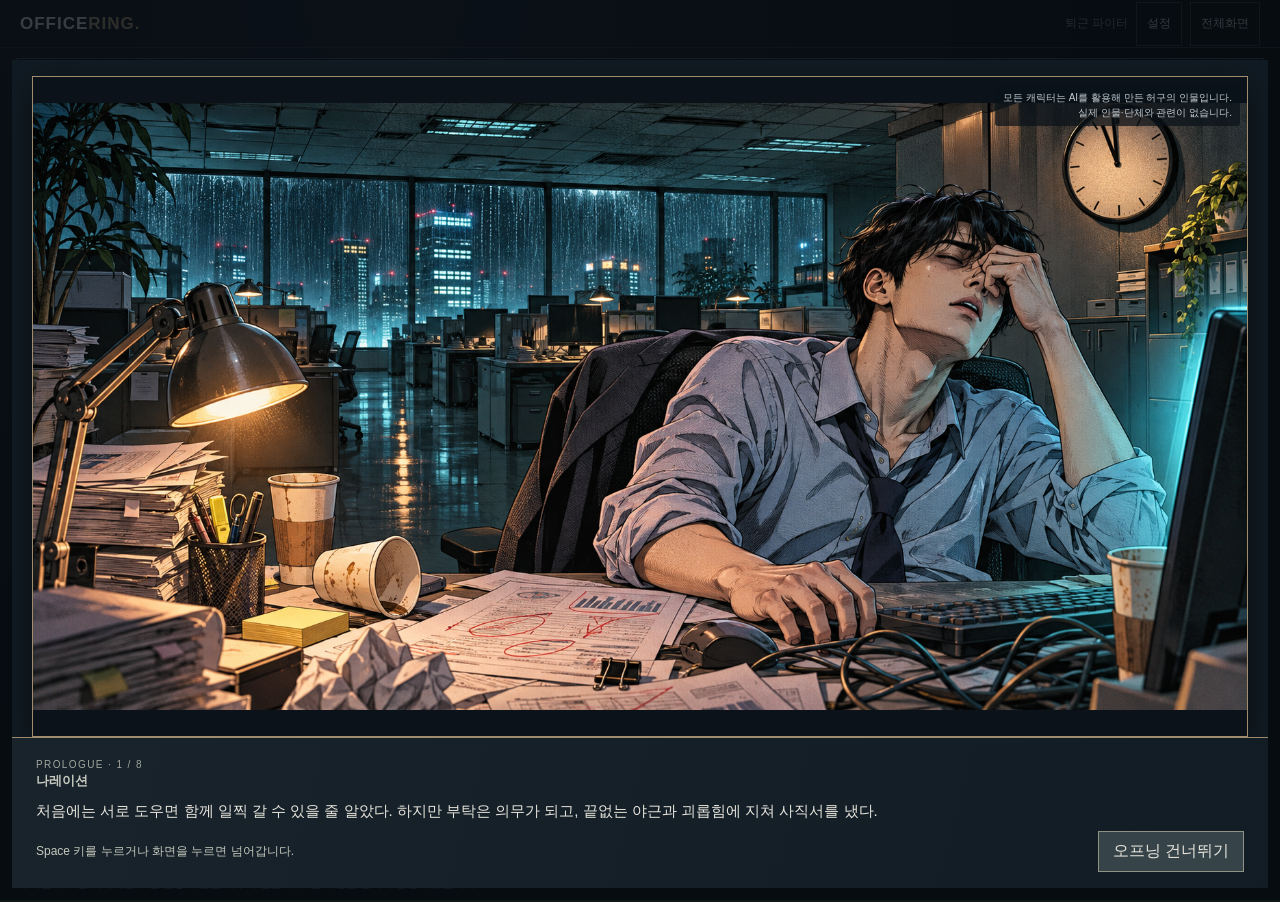
<file: index.html>
<!doctype html><html lang="ko"><meta charset="utf-8"><meta name="viewport" content="width=device-width,initial-scale=1"><title>퇴근 파이터 — OFFICE RING</title><link rel="stylesheet" href="style.css"><body><header><a href="./">OFFICE<span>RING.</span></a><span>퇴근 파이터</span><button id="motion">움직임: 기본</button><button id="sound">SOUND ON</button><button id="settingsOpen">설정</button><button id="fullscreen">전체화면</button></header><main><div class="layout"><section class="arena"><div id="comicBackdrop" hidden aria-hidden="true"></div><p id="seriesProgress" hidden></p><div class="hud"><div><small>YOU / 나</small><b id="hpText">10 / 10</b><progress hidden id="hp" max="10" value="10"></progress><div id="hpSegments" class="healthSegments" role="meter" aria-label="플레이어 체력" aria-valuemin="0" aria-valuemax="10" aria-valuenow="10"></div></div><strong id="clock">90</strong><div class="enemyhp"><small id="name">야근왕 김부장</small><b id="epText">10 / 10</b><progress hidden id="ep" max="10" value="10"></progress><div id="epSegments" class="healthSegments" role="meter" aria-label="상대 체력" aria-valuemin="0" aria-valuemax="10" aria-valuenow="10"></div></div></div><canvas tabindex="0" id="game" width="1000" height="590" aria-label="정면 권투 게임. J K L, A S D 펀치, 좌우 방향키 위빙, 아래 방향키 숙이기, Space 시작"></canvas><section id="openingScene" tabindex="0" hidden aria-label="만화 오프닝"><div id="comicArt"></div><p class="fictionNotice"><span>모든 캐릭터는 AI를 활용해 만든 허구의 인물입니다.</span><span>실제 인물·단체와 관련이 없습니다.</span></p><div class="comicCaption"><small id="comicCount"></small><h2 id="comicTitle"></h2><p id="comicText"></p><div><span id="comicHint">Space 키를 누르거나 화면을 누르면 넘어갑니다.</span><button id="comicSkip">오프닝 건너뛰기</button></div></div></section><section id="dialogueScene" tabindex="0" hidden aria-label="전투 전 대화"><div id="storyComic" hidden><img id="storyComicImage" alt="" decoding="async"></div><div class="sceneCaption"><span id="dialogueCount"></span></div><div class="storyDossier"><canvas id="storyPortrait" width="180" height="180" aria-label="현재 상대의 전투 모델 초상"></canvas><div><small>PERSONNEL FILE</small><b id="storyName"></b><p id="storyAppearance"></p></div></div><p class="fictionNotice"><span>모든 캐릭터는 AI를 활용해 만든 허구의 인물입니다.</span><span>실제 인물·단체와 관련이 없습니다.</span></p><div class="dialogueBox"><small id="storyChapter"></small><span id="dialogueSpeaker"></span><p id="dialogueText" aria-live="polite"></p><div class="dialogueActions"><small>Space 키를 누르거나 화면을 누르면 넘어갑니다.</small><button id="dialogueSkip">건너뛰기</button></div></div></section><div id="overlay"><small>ROUND 01 · AFTER HOURS</small><h2 id="title">오늘은 참지 마세요.</h2><p id="desc">펀치로 받아치고, 피한 뒤 카운터!</p><div id="resultMeta" hidden></div><div id="results" hidden></div><p id="resultScore" hidden></p><button id="start">대화 시작 <span>SPACE</span></button><div id="pauseMenu" hidden><p>J/K/L · A/S/D 좌중우 공격<br>←/→ 좌우 위빙<br>↓ 숙이기<br>숙여서 J/L 복부 · K 어퍼컷<br>Esc 계속하기 · F 집중 모드</p><div class="pauseActions"><button id="pauseSound">소리 끄기</button><button id="pauseMotion">움직임 줄이기</button><button id="pauseRestart">현재 상대 다시 시작</button><button id="pauseExit">상대 선택으로 나가기</button></div></div></div><div class="arenafooter"><button id="skipTraining" hidden>연습 건너뛰기</button><span><i></i> <span id="status">READY TO FIGHT</span></span><span id="contextHint">J / K / L 펀치 · ↓ 숙이기</span><button id="focus" aria-pressed="false">집중 모드 F</button><button id="pause">일시정지 ESC</button></div></section><dialog id="settingsDialog" aria-labelledby="settingsTitle"><div class="settingsHeading"><h2 id="settingsTitle">설정</h2><button id="settingsClose">닫기 · Esc</button></div><p id="saveStatus" role="status"></p><button id="careerResume">승급전 이어하기</button><aside><div class="mode"><label for="playMode">플레이 방식</label><select id="playMode"><option value="single">한 명 골라서 한 판</option><option value="series" selected>회사 접수 · 100라운드 승급전</option></select></div><small>CHOOSE YOUR OPPONENT</small><h2>오늘의 상대</h2><div id="opponentList"></div><p id="opponentHint" class="opponent-hint">묵직한 한 방 · 크게 준비할 때 방향을 보세요</p><div class="difficulty"><label for="difficulty">난이도</label><select id="difficulty"><option value="easy">입문 · 넓은 방어 판정</option><option value="normal">한 판 승부 · 후반 패턴 변형</option><option value="hard">도전 · 자동 조합 패턴</option></select><small>라운드 시작 전에 선택하세요</small></div><label class="training"><input id="training" type="checkbox" checked> 선임에게 배우는 시작 연습 (건너뛰기 가능)</label><div class="guide"><small>HOW TO FIGHT</small><h3>때리고, 움직이고, 피하자.</h3><p><kbd>A</kbd><kbd>S</kbd><kbd>D</kbd><span>왼쪽 / 가운데 / 오른쪽 공격 · J/K/L도 동일</span></p><p><kbd>↓</kbd><span>누르고 있는 동안 숙이기 · ←/→ 좌우 위빙</span></p><p class="mirror">↓+A/D (J/L) → 좌우 복부 공격<br>↓+S (K) → 어퍼컷</p><div class="tip">상대 주먹이 오는 위치로 펀치를 내면<br>글러브가 부딪혀 공격을 받아칩니다.<br><strong>타이밍에 맞춰 피한 뒤 적중하면 카운터.</strong></div><p class="mirror">J/K/L과 A/S/D는 언제나 공격입니다.<br>Space 시작·다음·대화 · Esc 일시정지 · F 집중 모드</p></div></aside></dialog></div><footer><span>J/K/L 공격 · ↓ 숙이기 · Esc 메뉴 · <a href="assets/human/CREDITS.html" target="_blank" rel="noopener">3D 자산 출처</a> · <a href="legal.html" target="_blank" rel="noopener">이용·권리 안내</a></span><span>최고 점수 <b id="best">0</b> &nbsp; / &nbsp; 현재 점수 <b id="score">0</b></span><span class="fictionNotice">이 게임의 모든 캐릭터는 AI를 활용해 만든 허구의 인물이며, 실제 인물·단체와 관련이 없습니다.</span></footer></main><script src="opponents.js"></script><script src="stories.js"></script><script>document.querySelector("#opponentList").innerHTML=opponents.map((o,i)=>'<button class="pick'+(i===0?' selected':'')+'" data-n="'+i+'"><span class="avatar">'+String(i+1).padStart(2,"0")+'</span><span><b>'+o.name+'</b><small>'+o.intro+'</small></span></button>').join("");</script><script src="realism.js"></script><script src="gloves-volume.js"></script><script src="details.js"></script><script src="movement.js"></script><script src="tactics.js"></script><script src="human3d.js"></script><script src="coach2d.js"></script><script src="fighters2d.js"></script><script src="game.js"></script><script src="session.js"></script><script src="series.js"></script><script src="view.js"></script><script src="dialogue.js"></script><script src="progression.js"></script><script src="settings-panels.js"></script><script src="mobile.js"></script></body></html>
</file>
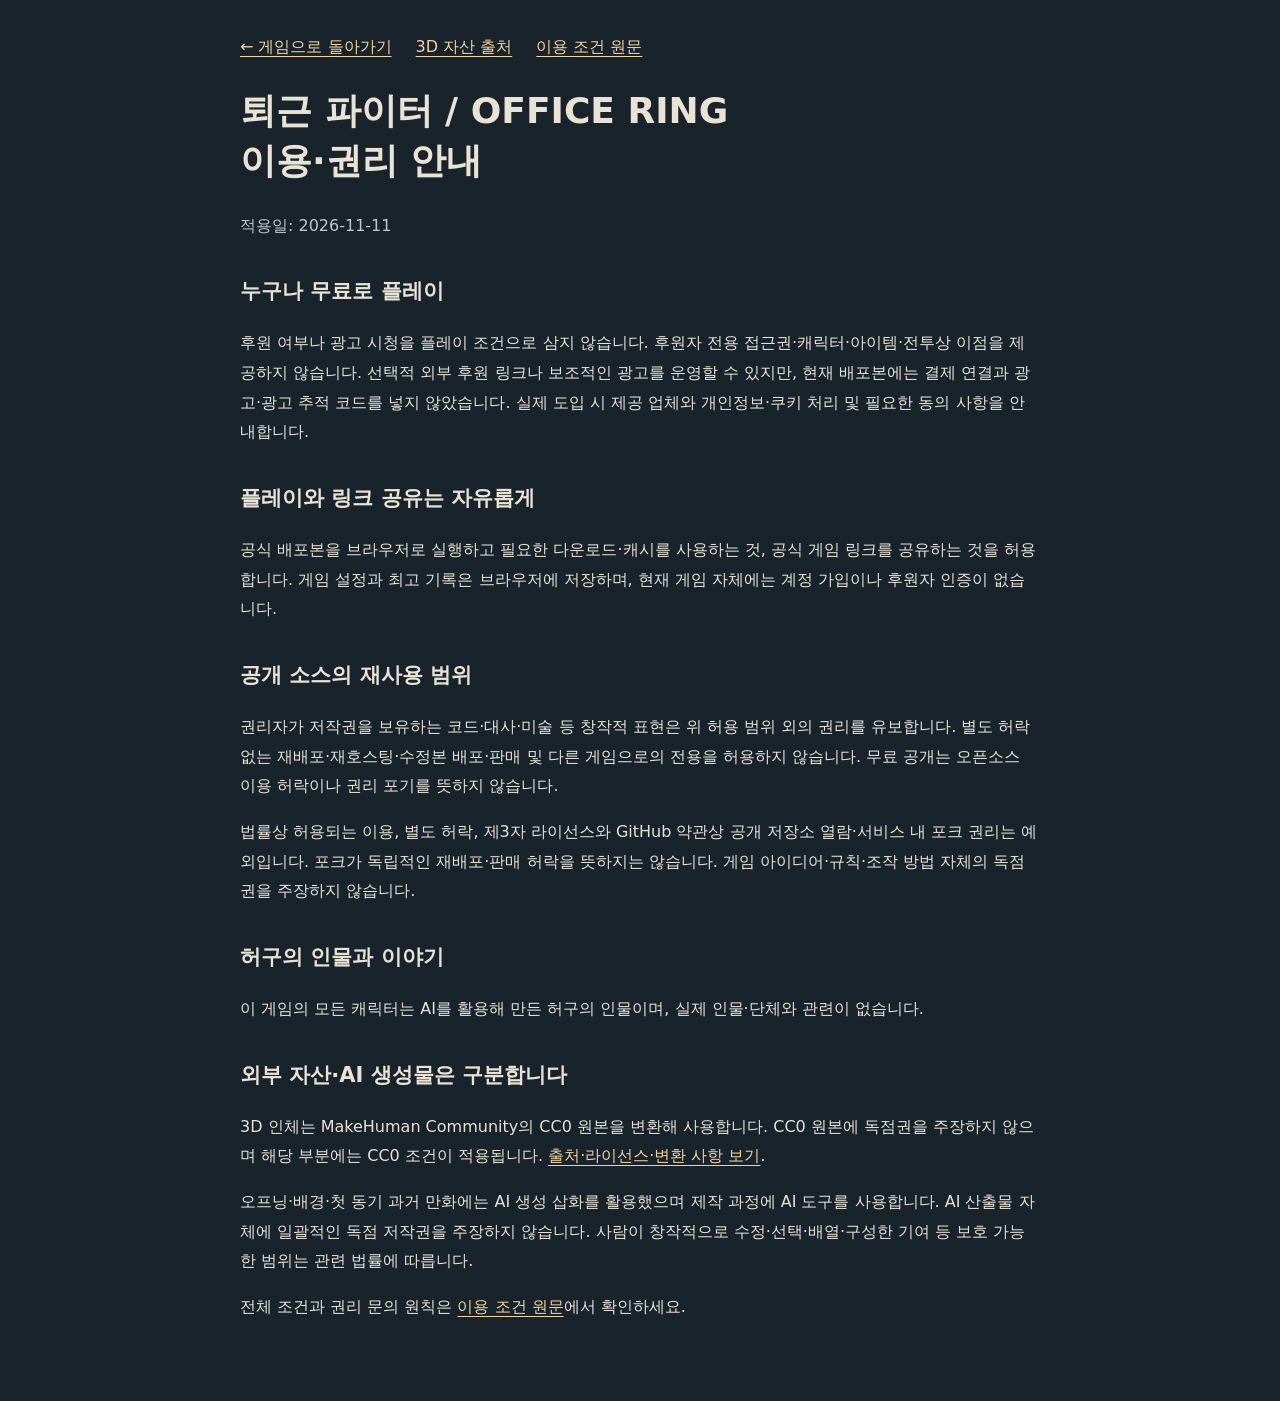
<file: legal.html>
<!doctype html>
<html lang="ko">
<head>
<meta charset="utf-8">
<meta name="viewport" content="width=device-width,initial-scale=1">
<title>이용·권리 안내 — OFFICE RING</title>
<style>
body{margin:0;background:#18232c;color:#e9e3d4;font:16px/1.85 system-ui,sans-serif}main{max-width:800px;margin:auto;padding:32px 22px 64px}h1{font-size:clamp(25px,5vw,36px);line-height:1.4}h2{font-size:21px;margin-top:32px}a{color:#f3d49c;text-underline-offset:4px}a:focus-visible{outline:3px solid #f3d49c;outline-offset:4px}.date{color:#bcc9cc}li{margin:8px 0}nav{display:flex;gap:24px;flex-wrap:wrap}
</style>
</head>
<body><main>
<nav aria-label="안내 메뉴"><a href="./">← 게임으로 돌아가기</a><a href="assets/human/CREDITS.html">3D 자산 출처</a><a href="TERMS.md">이용 조건 원문</a></nav>
<h1>퇴근 파이터 / OFFICE RING<br>이용·권리 안내</h1>
<p class="date">적용일: 2026-11-11</p>
<h2>누구나 무료로 플레이</h2>
<p>후원 여부나 광고 시청을 플레이 조건으로 삼지 않습니다. 후원자 전용 접근권·캐릭터·아이템·전투상 이점을 제공하지 않습니다. 선택적 외부 후원 링크나 보조적인 광고를 운영할 수 있지만, 현재 배포본에는 결제 연결과 광고·광고 추적 코드를 넣지 않았습니다. 실제 도입 시 제공 업체와 개인정보·쿠키 처리 및 필요한 동의 사항을 안내합니다.</p>
<h2>플레이와 링크 공유는 자유롭게</h2>
<p>공식 배포본을 브라우저로 실행하고 필요한 다운로드·캐시를 사용하는 것, 공식 게임 링크를 공유하는 것을 허용합니다. 게임 설정과 최고 기록은 브라우저에 저장하며, 현재 게임 자체에는 계정 가입이나 후원자 인증이 없습니다.</p>
<h2>공개 소스의 재사용 범위</h2>
<p>권리자가 저작권을 보유하는 코드·대사·미술 등 창작적 표현은 위 허용 범위 외의 권리를 유보합니다. 별도 허락 없는 재배포·재호스팅·수정본 배포·판매 및 다른 게임으로의 전용을 허용하지 않습니다. 무료 공개는 오픈소스 이용 허락이나 권리 포기를 뜻하지 않습니다.</p>
<p>법률상 허용되는 이용, 별도 허락, 제3자 라이선스와 GitHub 약관상 공개 저장소 열람·서비스 내 포크 권리는 예외입니다. 포크가 독립적인 재배포·판매 허락을 뜻하지는 않습니다. 게임 아이디어·규칙·조작 방법 자체의 독점권을 주장하지 않습니다.</p>
<h2>허구의 인물과 이야기</h2><p>이 게임의 모든 캐릭터는 AI를 활용해 만든 허구의 인물이며, 실제 인물·단체와 관련이 없습니다.</p>
<h2>외부 자산·AI 생성물은 구분합니다</h2>
<p>3D 인체는 MakeHuman Community의 CC0 원본을 변환해 사용합니다. CC0 원본에 독점권을 주장하지 않으며 해당 부분에는 CC0 조건이 적용됩니다. <a href="assets/human/CREDITS.html">출처·라이선스·변환 사항 보기</a>.</p>
<p>오프닝·배경·첫 동기 과거 만화에는 AI 생성 삽화를 활용했으며 제작 과정에 AI 도구를 사용합니다. AI 산출물 자체에 일괄적인 독점 저작권을 주장하지 않습니다. 사람이 창작적으로 수정·선택·배열·구성한 기여 등 보호 가능한 범위는 관련 법률에 따릅니다.</p>
<p>전체 조건과 권리 문의 원칙은 <a href="TERMS.md">이용 조건 원문</a>에서 확인하세요.</p>
</main></body></html>
</file>
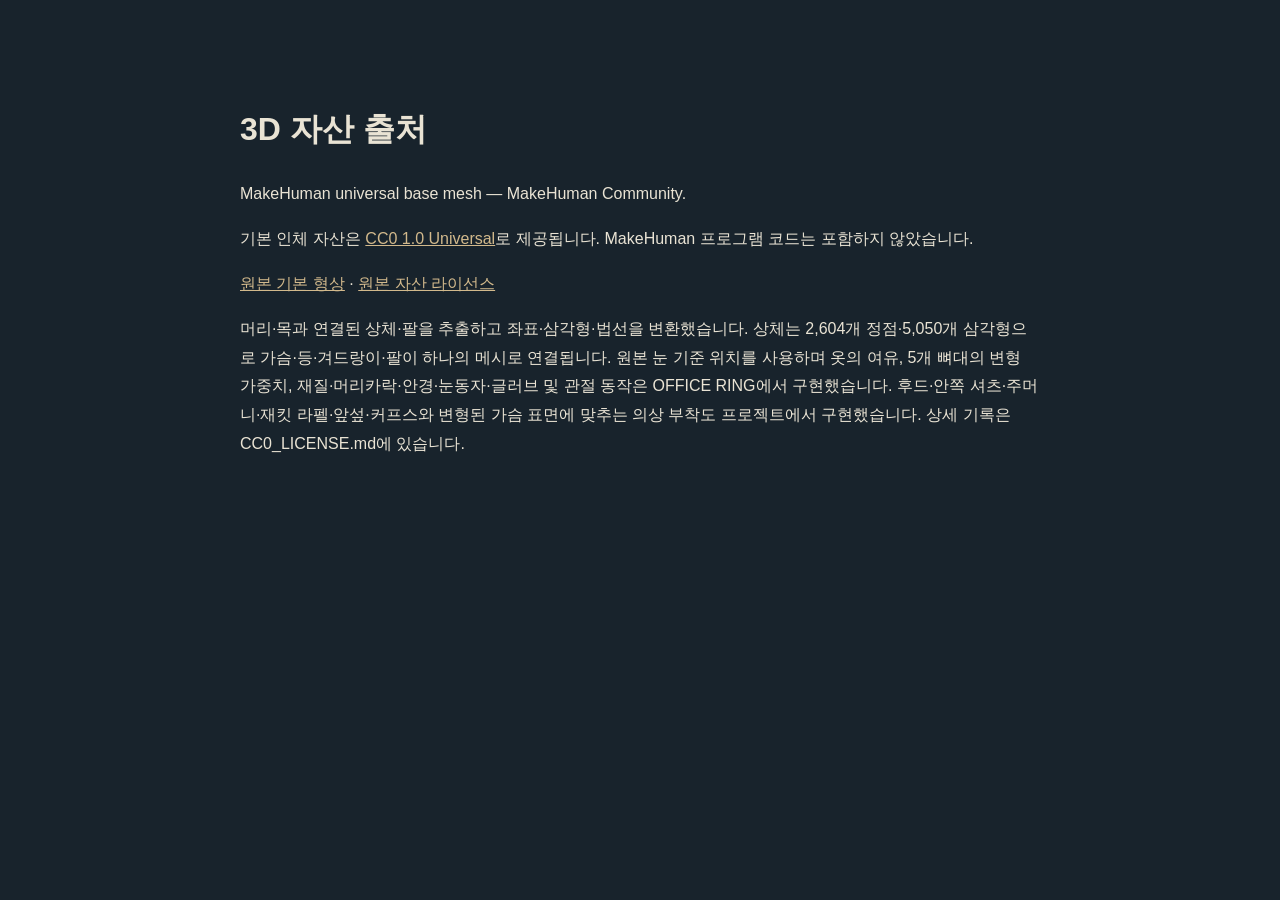
<file: assets/human/CREDITS.html>
<!doctype html><html lang="ko"><meta charset="utf-8"><title>OFFICE RING 3D 자산 출처</title><body style="background:#18232c;color:#e9e3d4;font:16px/1.8 sans-serif;max-width:800px;margin:60px auto;padding:20px"><h1>3D 자산 출처</h1><p>MakeHuman universal base mesh — MakeHuman Community.</p><p>기본 인체 자산은 <a style="color:#d2b98c" href="https://creativecommons.org/publicdomain/zero/1.0/">CC0 1.0 Universal</a>로 제공됩니다. MakeHuman 프로그램 코드는 포함하지 않았습니다.</p><p><a style="color:#d2b98c" href="https://github.com/makehumancommunity/makehuman/blob/master/makehuman/data/3dobjs/base.obj">원본 기본 형상</a> · <a style="color:#d2b98c" href="https://github.com/makehumancommunity/makehuman/blob/master/LICENSE.ASSETS.md">원본 자산 라이선스</a></p><p>머리·목과 연결된 상체·팔을 추출하고 좌표·삼각형·법선을 변환했습니다. 상체는 2,604개 정점·5,050개 삼각형으로 가슴·등·겨드랑이·팔이 하나의 메시로 연결됩니다. 원본 눈 기준 위치를 사용하며 옷의 여유, 5개 뼈대의 변형 가중치, 재질·머리카락·안경·눈동자·글러브 및 관절 동작은 OFFICE RING에서 구현했습니다. 후드·안쪽 셔츠·주머니·재킷 라펠·앞섶·커프스와 변형된 가슴 표면에 맞추는 의상 부착도 프로젝트에서 구현했습니다. 상세 기록은 CC0_LICENSE.md에 있습니다.</p></body></html>
</file>
<file: style.css>
:root{color-scheme:dark;--lime:#c8b58e}*{box-sizing:border-box}body{margin:0;background:#111619;color:#f0f0e9;font-family:'Malgun Gothic','Apple SD Gothic Neo',sans-serif}button,a{-webkit-tap-highlight-color:transparent}button{font:inherit;cursor:pointer;color:inherit}header{height:82px;border-bottom:1px solid #303332;display:flex;align-items:center;justify-content:space-between;padding:0 5%}header a{text-decoration:none;color:white;font-size:25px;font-weight:900;letter-spacing:-1px}header a span{color:var(--lime)}header>span{color:#91958f;font-size:12px}header button,.arenafooter button{background:none;border:1px solid #454942;padding:8px 12px;font-size:10px}main{max-width:1440px;margin:auto;padding:35px 5%}small{font-size:10px;letter-spacing:1.4px;color:#a2a79d}.intro{display:flex;justify-content:space-between;align-items:center;margin-bottom:28px}.intro small{color:var(--lime)}h1{font-family:'Malgun Gothic','Apple SD Gothic Neo',sans-serif;font-size:60px;font-weight:900;letter-spacing:-3px;margin:8px 0}h1 em{font-style:normal;color:var(--lime)}h1 i{font-style:normal;font-size:54px;margin-left:24px;color:var(--lime)}.intro p{color:#9b9f96;line-height:1.9;font-size:13px}.layout{display:grid;grid-template-columns:minmax(0,1fr) 300px;gap:24px}.arena{position:relative;background:#1c2320;border:1px solid #3d453c;overflow:hidden;align-self:start}canvas{display:block;width:100%;aspect-ratio:1000/590}.hud{position:absolute;z-index:2;top:20px;left:24px;right:24px;display:flex;gap:30px;justify-content:space-between}.hud>div{width:40%}.hud small{display:block;color:#fff}.hud b{font-size:12px;float:right}.hud>strong{font-size:32px;color:var(--lime)}progress{display:block;width:100%;height:9px;margin-top:9px;border:none;background:#484b43}progress::-webkit-progress-bar{background:#484b43}progress::-webkit-progress-value{background:var(--lime)}.enemyhp progress::-webkit-progress-value{background:#ff704b}.arenafooter{display:flex;justify-content:space-between;align-items:center;padding:14px 20px;border-top:1px solid #3d453c;font-size:9px;color:#b4b9ab;gap:8px}.arenafooter i{display:inline-block;width:6px;height:6px;background:var(--lime);border-radius:50%;margin-right:5px}#overlay{position:absolute;inset:100px 0 48px;background:#131a13bb;display:flex;align-items:center;justify-content:center;flex-direction:column;text-align:center;z-index:3}#overlay h2{font-size:32px;margin:16px 0 8px}#overlay p{font-size:12px;color:#b5bdab}#start{background:var(--lime);border:0;color:#161a12;font-weight:900;padding:16px 22px;margin-top:16px}#start span{margin-left:30px;font-size:10px}aside>h2{margin:6px 0 20px;font-size:23px}.pick{width:100%;display:flex;gap:12px;align-items:center;background:#202420;border:1px solid #373c35;padding:17px 12px;text-align:left;margin-bottom:10px}.pick.selected{border-color:var(--lime);background:#2a3020}.avatar{font-size:30px}.pick b{display:block;font-size:14px}.pick small{display:block;font-size:10px;letter-spacing:0;margin:5px 0 10px}.pick em{font-size:8px;font-style:normal;letter-spacing:.6px;color:var(--lime)}.guide{border-top:1px solid #373c35;margin-top:25px;padding-top:22px}.guide h3{margin:6px 0 20px}.guide p{display:flex;align-items:center;gap:5px;font-size:10px;color:#bbc0b3}.guide p span{margin-left:8px}kbd{border:1px solid #565c50;border-bottom:3px solid #565c50;min-width:27px;padding:5px;text-align:center;font:11px monospace}.tip{background:#21271a;color:#adb99a;padding:14px;font-size:11px;line-height:1.9;margin-top:20px}.tip strong{color:var(--lime)}.guide .mirror{line-height:1.8;color:#838c7b}footer{display:flex;justify-content:space-between;font-size:10px;letter-spacing:1px;color:#767e70;padding-top:22px}footer b{color:var(--lime)}button:focus-visible{outline:3px solid white;outline-offset:3px}@media(max-width:900px){.layout{grid-template-columns:1fr}aside{display:grid;grid-template-columns:1fr 1fr;gap:10px}aside>small,aside>h2,.guide{grid-column:1/-1}.intro p,header>span{display:none}h1{font-size:45px}main{padding:25px 4%}.hud{top:12px}#overlay{inset:65px 0 45px}#overlay h2{font-size:24px}footer{font-size:8px}}

.difficulty{margin-top:20px;display:grid;gap:8px}.difficulty label{font-size:12px;color:var(--lime)}.difficulty select{width:100%;background:#202420;color:#eef3df;border:1px solid #535d45;padding:12px;font:inherit;font-size:12px}.difficulty small{letter-spacing:0}.difficulty select:disabled{opacity:.6}@media(max-width:900px){.difficulty{grid-column:1/-1}}

.training{display:block;font-size:12px;margin-top:18px;color:#d8e8b2}.training input{accent-color:#d8ff3e}@media(max-width:900px){.training{grid-column:1/-1}}

#results:not([hidden]){display:grid;grid-template-columns:repeat(5,1fr);gap:18px;margin:12px 0}#results b{display:block;font-size:26px;color:var(--lime)}#results span{font-size:10px;color:#b7c2a7}#resultScore{color:var(--lime)!important;font-weight:800}#overlay [hidden]{display:none!important}#overlay{overflow:auto;padding:12px}#overlay:has(#results:not([hidden])) h2{margin:4px 0}#overlay:has(#results:not([hidden])) #start{margin-top:4px}@media(max-width:600px){#results:not([hidden]){gap:12px;margin:4px 0}#results b{font-size:18px}#overlay h2{font-size:20px}#overlay p{margin:4px}#start{padding:10px 15px}}

.opponent-hint{font-size:11px;line-height:1.8;color:#b9cd97;margin:14px 0}@media(max-width:900px){.opponent-hint{grid-column:1/-1}}

.mode{display:grid;gap:8px;margin-bottom:20px}.mode label{font-size:12px;color:var(--lime)}.mode select{background:#202420;border:1px solid #535d45;padding:12px;color:#eef3df;font:inherit;font-size:12px;width:100%}#seriesProgress{position:absolute;top:60px;left:0;right:0;text-align:center;font-size:11px;color:#d8ff3e;z-index:2;background:#172019d9;padding:5px;margin:0;pointer-events:none}@media(max-width:900px){.mode{grid-column:1/-1}}

#pauseMenu p{line-height:1.9}.pauseActions{display:grid;grid-template-columns:1fr 1fr;gap:8px;max-width:380px}.pauseActions button{background:#293322;border:1px solid #687657;padding:10px 12px;color:#e4edd6;font-size:11px}.arenafooter{flex-wrap:wrap}.focused{overflow:hidden}.focused header,.focused .intro,.focused aside,.focused main>footer{display:none}.focused main{padding:0;max-width:none}.focused .layout{display:block}.focused .arena{position:fixed;inset:0;display:flex;flex-direction:column;align-items:center;justify-content:center;background:#090e0b;border:0}.focused canvas{width:min(100vw,calc((100dvh - 56px)*1000/590));height:auto;max-height:calc(100dvh - 56px);object-fit:contain}.focused .arenafooter{position:absolute;bottom:0;left:0;right:0;background:#172019;min-height:50px}.focused .hud{left:5%;right:5%;top:16px}.focused #overlay{inset:85px 0 55px;background:#10170fe8}.focused #seriesProgress{top:68px}canvas:focus-visible{outline:1px solid #a6b58e;outline-offset:-1px}@media(max-height:650px){#pauseMenu p{font-size:10px;margin:4px}.pauseActions button{padding:6px}#overlay:has(#pauseMenu:not([hidden])) h2{font-size:20px;margin:4px}#overlay:has(#pauseMenu:not([hidden])) #start{padding:8px 18px;margin-top:6px}}@media(max-width:600px){.arenafooter>span:nth-child(2){display:none}}

body{background:radial-gradient(ellipse at 30% 0%,#253037 0%,#111619 65%);color:#e8e5dc}header{border-color:#343d42}header a{letter-spacing:1px;font-size:20px}h1{font-size:48px;letter-spacing:-2px}.intro small{letter-spacing:2px}.intro{margin-bottom:24px}.intro p{color:#9fa8a9}.pick{background:#1c252a;border-color:#3e484c}.pick.selected{background:#303331;border-color:#a79573}.avatar{font:italic 25px Georgia,serif;color:#b6a688;min-width:38px}.pick em{color:#b9ad91}.guide kbd{background:#222d32;border-color:#556067}.tip{background:#242d2e;color:#a8b0aa}#start{background:#c8b58e;letter-spacing:.5px}.arena{border-color:#54616a;background:#1a242b}.hud{background:linear-gradient(#111c24d9,transparent);padding:4px 0 15px}.hud small{font-weight:400;color:#c1c6c3}.hud b{color:#d3cab7}.hud>strong{font-size:28px;font-weight:600}.enemyhp progress::-webkit-progress-value{background:#a16856}progress::-webkit-progress-value{background:#b1b7a4}.arenafooter{background:#192329;border-color:#3c484f}.arenafooter button{border-color:#59666a}#overlay{background:#111a20d9}#overlay h2{font-size:28px}.mode select,.difficulty select{background:#202a2f;border-color:#48565c}.training{color:#c2b697}.opponent-hint{color:#b1aaa0}.dialogue-scene .hud,.dialogue-scene .arenafooter{visibility:hidden}.dialogue-scene #seriesProgress{display:none}#dialogueScene[hidden]{display:none}#dialogueScene{position:absolute;inset:0 0 48px;z-index:4;display:flex;flex-direction:column;justify-content:space-between;background:linear-gradient(#080e1355 0%,transparent 30%,#090f1722 55%,#090f17dd 100%);padding:24px 30px}.sceneCaption{font-size:10px;letter-spacing:3px;color:#c3b69e;display:flex;justify-content:space-between}.sceneCaption span{letter-spacing:1px}.dialogueBox{background:linear-gradient(110deg,#18222bf5,#111922ed);border-top:1px solid #9e8d6e;padding:22px 26px 16px;box-shadow:0 10px 50px #0007;min-height:160px;text-align:left}#dialogueSpeaker{font-size:14px;color:#d7bf94;letter-spacing:1px}#dialogueText{font-size:17px;line-height:1.85;min-height:64px;margin:12px 0 20px;white-space:pre-wrap;color:#ede9e0;font-weight:400}.dialogueActions{display:flex;align-items:center;justify-content:flex-end;gap:16px}.dialogueActions small{margin-right:auto;font-size:9px;letter-spacing:0;color:#89969b}.dialogueActions button{background:transparent;border:0;padding:8px 2px;font-size:11px;color:#b8c0c3}.dialogueActions #dialogueNext{color:#d8bf92;font-weight:600}.focused #dialogueScene{inset:0 0 50px;padding:30px max(30px,10vw)}.focused .dialogueBox{max-width:1040px;width:100%;margin:0 auto}.focused .sceneCaption{padding:0 5%}@media(max-width:700px){h1{font-size:36px}#dialogueScene{padding:14px 12px}.dialogueBox{padding:14px;min-height:150px}#dialogueText{font-size:14px;margin:10px 0 8px;min-height:50px}.dialogueActions{gap:12px}.dialogueActions small{display:none}.focused #dialogueScene{padding:14px 12px}}

/* The ring is the main screen; selection stays available between rounds. */
header{height:48px;padding:0 20px;gap:12px}
header a{margin-right:auto;font-size:17px}
header button{padding:6px 10px}
main{max-width:none;padding:10px 16px}
.layout{grid-template-columns:minmax(0,1fr) 280px;gap:16px;align-items:start}
.arena{display:flex;flex-direction:column;align-items:center;background:#10191e}
canvas{width:min(100%,calc((100dvh - 154px)*1000/590));height:auto;flex:none}
.arenafooter{width:100%;min-height:44px;padding:8px 12px}
main>footer{padding-top:8px}
aside{max-height:calc(100dvh - 100px);overflow:auto;padding:4px}
aside>h2{font-size:19px;margin:6px 0 10px}
.pick{padding:10px;margin-bottom:7px}
.pick small{margin:4px 0}.guide{margin-top:14px;padding-top:12px}
.guide h3{margin:4px 0 10px}.tip{margin-top:10px;padding:10px}
.playing .layout{display:block}
.playing aside,.playing main>footer{display:none}
.playing canvas{width:min(100%,calc((100dvh - 124px)*1000/590))}
.hud{left:4%;right:4%;top:12px}
#overlay{inset:76px 0 44px}
#dialogueScene{inset:0 0 44px}
.focused canvas{width:min(100vw,calc((100dvh - 56px)*1000/590))}
@media(max-width:900px){
 .layout{grid-template-columns:1fr}aside{max-height:none}
 main{padding:8px}
 canvas{width:min(100%,calc((100dvh - 126px)*1000/590))}
 .playing canvas{width:min(100%,calc((100dvh - 110px)*1000/590))}
 header{padding:0 12px}header>span{display:none}
}

#skipTraining[hidden]{display:none}.playing #seriesProgress{font-size:12px;color:#dfcfac}#dialogueScene{cursor:pointer}#skipTraining{border-color:#c8b58e;color:#e5d3b0}

#opponentList{grid-column:1/-1}

#openingScene[hidden]{display:none}
#openingScene{position:absolute;inset:0;z-index:6;background:#111b23;display:flex;flex-direction:column;overflow:auto;cursor:pointer}
#comicArt{flex:1;min-height:0;display:flex;justify-content:center;overflow:hidden;border:7px solid #d4c8ad;margin:16px 20px 0;animation:comicEnter .3s ease-out}
#comicArt svg{height:100%;width:100%;background:#1a2a35;object-fit:contain}
.comicCaption{padding:16px 24px;background:#18232c;border-top:2px solid #d4c8ad}
.comicCaption h2{margin:6px 0;font-size:25px}.comicCaption p{font-size:15px;line-height:1.7;margin:8px 0}
.comicCaption>div{display:flex;gap:12px;align-items:center}.comicCaption span{margin-right:auto;font-size:11px;color:#acb8bb}
.comicCaption button{background:#36444a;border:1px solid #8e9386;padding:9px 14px}
@keyframes comicEnter{from{opacity:.3;transform:translateX(18px)}to{opacity:1;transform:none}}
@media(prefers-reduced-motion:reduce){#comicArt{animation:none}}
@media(max-height:650px){.comicCaption{padding:8px 16px}.comicCaption h2{font-size:20px}.comicCaption p{font-size:12px}}

/* Finished opening illustrations remain uncropped at every window size. */
#comicArt{border:1px solid #a18d6d;box-shadow:0 8px 30px #0007;background:#0b121a}
#comicArt img{display:block;width:100%;height:100%;object-fit:contain}
.comicCaption{background:linear-gradient(105deg,#18232c,#111c25);border-top:1px solid #9d896d}

main>footer a{color:#a8b8ba}

.healthSegments{display:flex;gap:3px;width:100%;height:12px;margin-top:6px}.healthSegments span{flex:1;min-width:0;border:1px solid #9cae8370;border-radius:2px;background:#263028}.healthSegments .filled{background:#c7d4a0;box-shadow:inset 0 1px #f1f5d766}.enemyhp .healthSegments .filled{background:#d79c7b}.hud progress[hidden]{display:none}
.storyDossier{position:absolute;top:64px;left:26px;display:flex;align-items:center;gap:12px;width:255px;padding:10px;background:#111d26e8;border-left:2px solid #c8b58e;box-shadow:0 8px 24px #0005}.storyDossier canvas{width:86px;height:100px;object-fit:cover;flex-shrink:0;background:radial-gradient(#425057,#17232c)}.storyDossier small{font-size:8px;letter-spacing:2px;color:#ad9c7d}.storyDossier b{display:block;margin-top:8px;font-size:12px;line-height:1.6;color:#e3d9c7}.storyDossier p{font-size:10px;line-height:1.8;color:#a9b4b8;margin:6px 0}#storyChapter{color:#ad9c7d;letter-spacing:.5px;display:block;margin-bottom:8px;font-size:10px}@media(max-width:700px){.storyDossier{top:40px;left:12px;width:190px;padding:7px;gap:7px}.storyDossier canvas{width:60px;height:76px}.storyDossier b{font-size:10px}.storyDossier p{font-size:9px}.storyDossier small{font-size:7px;letter-spacing:1px}}
#storyComic{position:absolute;inset:0;z-index:0;background:#14212b}#storyComic[hidden]{display:none}#storyComic img{width:100%;height:100%;object-fit:cover;object-position:center top}#dialogueScene>.sceneCaption,#dialogueScene>.dialogueBox{position:relative;z-index:2}.story-comic .storyDossier{display:none}.story-comic .dialogueBox{background:linear-gradient(110deg,#111e2bf7,#101a24ed)}
/* Settings replace the permanent selection column. */
.layout{grid-template-columns:minmax(0,1fr)}
#settingsDialog{width:min(720px,calc(100vw - 24px));max-height:calc(100dvh - 24px);padding:20px;background:#172129;color:#eee7d8;border:1px solid #8c826d;border-radius:12px;overflow:auto}
#settingsDialog::backdrop{background:#050a10bb}
.settingsHeading{display:flex;align-items:center;justify-content:space-between;gap:12px;position:sticky;top:-20px;background:#172129;z-index:2;padding:10px 0}
.settingsHeading h2{margin:0;font-size:20px}#settingsDialog button{background:#29373c;border:1px solid #667374;padding:12px;color:#eee7d8}#settingsDialog aside{display:block!important;max-height:none;overflow:visible}#settingsDialog #opponentList{max-height:220px;overflow:auto;margin:12px 0}#settingsDialog .pick{padding:10px}#settingsDialog .pick:disabled{opacity:.4;cursor:default}#settingsDialog #pauseMenu{display:block}#settingsDialog p{line-height:1.8;font-size:13px}#settingsDialog .guide p{display:block;font-size:13px}#settingsDialog #pauseMenu>p{display:none}#saveStatus{color:#d2c19f}#careerResume{width:100%;margin-bottom:16px}header #sound,header #motion{display:none}header{gap:8px}header button{font-size:12px;min-height:44px}
#touchControls{position:absolute;left:max(8px,env(safe-area-inset-left));right:max(8px,env(safe-area-inset-right));bottom:60px;z-index:2;display:none;justify-content:space-between;pointer-events:none;gap:16px}
#touchControls>div{display:flex;gap:6px;align-items:flex-end}#touchControls button{pointer-events:auto;touch-action:none;user-select:none;-webkit-user-select:none;width:58px;min-height:54px;border:1px solid #edeee87a;border-radius:16px;background:#1a273c65;color:white;text-shadow:0 1px 3px #000;font-size:12px;padding:5px}#touchControls .held{background:#c8b58e99;border-color:#fff}
@media(pointer:coarse),(max-width:900px){.playing #touchControls{display:flex}.arenafooter{flex-wrap:wrap;padding:8px}.arenafooter #contextHint{display:none}header{padding:0 8px;height:60px}header a{font-size:18px}main{padding:8px}.hud{left:10px;right:10px;gap:8px}.hud>strong{font-size:24px}.hud small{font-size:9px}.hud b{font-size:10px}#seriesProgress{top:52px;font-size:9px}.healthSegments{gap:1px}#touchControls{bottom:56px}footer{flex-wrap:wrap;gap:8px}#settingsDialog{padding:14px}#overlay h2{font-size:18px}#overlay{inset:76px 0 48px}#start{min-height:44px}}
@media(max-width:440px){#touchControls button{width:46px;min-height:48px;font-size:10px}#touchControls>div{gap:3px}header button{padding:5px 8px}.playing canvas,canvas{width:100%;min-height:290px;object-fit:contain}.arenafooter>span:first-of-type{display:none}.hud small{letter-spacing:0}#overlay h2{margin:4px}#start span{margin-left:8px}}
@media(max-height:500px) and (orientation:landscape){header{height:44px}main{padding:0}footer{display:none}.arenafooter{padding:2px 8px}.arenafooter button{padding:4px 8px}canvas,.playing canvas{width:min(100%,calc((100dvh - 80px)*1000/590))}#touchControls{bottom:40px}#settingsDialog{max-height:calc(100dvh - 12px)}}

#seriesProgress{white-space:nowrap;overflow:hidden;text-overflow:ellipsis;padding-inline:8px}#touchControls button{white-space:nowrap}#touchControls .touchMovement button{font-size:11px}#settingsDialog .pick[data-cleared="true"]::after{content:"✓ 클리어";margin-left:auto;color:#d7dbad;font-size:11px;white-space:nowrap}

.comicFallback{align-self:center;text-align:center;padding:24px;line-height:1.8;color:#d6c7a7}#openingScene .comicCaption{flex-shrink:0}#openingScene .comicCaption p{overflow-wrap:anywhere}
@media(max-width:600px){#comicArt{margin:8px 8px 0;min-height:100px}.comicCaption{padding:10px 12px}.comicCaption h2{font-size:18px}.comicCaption p{font-size:13px;line-height:1.65}.comicCaption>div{gap:6px;flex-wrap:wrap}.comicCaption button{min-height:44px;padding:8px}.comicCaption span{display:none}}
@media(max-height:500px) and (orientation:landscape){#openingScene{flex-direction:row}#comicArt{width:62%;flex:none;margin:4px;min-height:0}.comicCaption{width:38%;overflow:auto;padding:8px}.comicCaption h2{font-size:17px}.comicCaption p{font-size:12px;line-height:1.5}.comicCaption>div{flex-wrap:wrap;gap:4px}.comicCaption button{padding:6px;font-size:11px}.comicCaption span{display:none}}

#openingScene{position:fixed;inset:60px 12px 12px;z-index:8;max-width:1400px;margin:auto}.focused #openingScene{inset:8px}
@media(max-height:500px) and (orientation:landscape){#openingScene{inset:48px 6px 6px}}

@media(max-height:500px) and (orientation:landscape){#openingScene #comicArt{width:calc(62% - 8px)}}

#comicBackdrop{position:fixed;inset:0;z-index:3;background:#050a10c9;touch-action:none;cursor:default}#comicBackdrop[hidden]{display:none}.comic-modal{overflow:hidden}

.settingsCategories{display:grid;gap:10px;margin-top:14px}.settingsCategories button{text-align:left;min-height:52px}.settingsPage{width:min(720px,calc(100vw - 24px));max-height:calc(100dvh - 24px);overflow:auto;padding:20px;border:1px solid #8c826d;border-radius:12px;background:#172129;color:#eee7d8}.settingsPage::backdrop{background:#050a10cc}.settingsPage>.settingsHeading{top:-20px}.settingsPage>button{display:block;width:100%;margin:12px 0}.settingsPage .guide{margin-top:0}.settingsPage .guide kbd{display:inline-block;margin:3px;padding:5px 9px}.focused .settingsPage aside{display:block!important}@media(max-width:600px){.settingsPage{padding:14px}.settingsPage>.settingsHeading{top:-14px}}

#comicHint,.dialogueActions>small{display:block;line-height:1.6;letter-spacing:0;font-size:12px;color:#c5c8bd}#openingScene,#dialogueScene{cursor:pointer}#openingScene:focus,#dialogueScene:focus{outline:none}@media(max-width:700px){.dialogueActions{flex-wrap:wrap}.dialogueActions>small{display:block;flex:1 1 180px}#comicHint{display:block;font-size:12px;flex:1 1 180px}}

#storyComic img{object-fit:contain;object-position:center}.duel-mode .arena{border-color:#87584f}.duel-mode .hud{border-top:1px solid #af5b4844}

.settingSwitch{display:flex;justify-content:space-between;align-items:center;gap:20px}.switchTrack{min-width:84px;border-radius:24px;background:#455057;padding:8px 10px 8px 32px;position:relative;text-align:right;font-weight:bold}.switchTrack::before{content:"";position:absolute;width:20px;height:20px;left:7px;top:50%;transform:translateY(-50%);border-radius:50%;background:#e8e8df}.settingSwitch[aria-checked="true"] .switchTrack{background:#4b6d55;padding:8px 32px 8px 10px;text-align:left}.settingSwitch[aria-checked="true"] .switchTrack::before{left:auto;right:7px}#progressResetConfirm{border-color:#b27868!important;color:#f2c5b7!important}

/* Narration replaces chapter headings in both story surfaces. */
#storyChapter{display:none}#comicTitle{font-size:13px;font-weight:600;color:#c5c8bd;margin:0 0 8px;letter-spacing:0}.comicCaption p{margin-top:0}

/* A fully opaque result surface keeps the resting fight out of the summary. */
#overlay.result-screen{inset:0 0 44px;background:linear-gradient(145deg,#202e35,#10191f 75%);padding:32px 24px;gap:12px;border-top:2px solid #c8b58e;box-shadow:inset 0 0 100px #080e1355}
#overlay.result-screen>small{color:#c8b58e;font-size:11px;letter-spacing:3px}
#overlay.result-screen h2{font-size:clamp(22px,3vw,38px);line-height:1.45;margin:0;max-width:90%;word-break:keep-all}
#overlay.result-screen #desc{display:flex;align-items:center;justify-content:center;flex-wrap:wrap;gap:10px;margin:0;line-height:1.7;font-size:13px;max-width:640px;color:#adb9bd}
.resultOpponent{color:#e4e9e5;font-size:16px;font-weight:600}.resultDepartment{border:1px solid #52616a;border-radius:20px;padding:2px 10px;color:#b9c6cc;font-size:11px}
#resultMeta{display:flex;flex-wrap:wrap;justify-content:center;gap:6px 16px;color:#93a5ad;font-size:12px;line-height:1.8}
#overlay.result-screen #results{width:min(560px,100%);gap:0;margin:8px 0 0;padding:18px 0;border-top:1px solid #40515a;border-bottom:1px solid #40515a}
#overlay.result-screen #results>div+div{border-left:1px solid #34464e}#overlay.result-screen #results b{font-size:clamp(21px,3vw,32px);font-weight:600}#overlay.result-screen #results span{display:block;margin-top:6px;font-size:10px;color:#9eafb5}
#overlay.result-screen #resultScore{font-size:17px;margin:0}#overlay.result-screen #start{min-width:220px;padding:14px 24px;margin:4px 0 0;border-radius:4px;box-shadow:0 4px 16px #0003}
@media(max-width:600px){#overlay.result-screen{padding:18px 12px;gap:9px}#overlay.result-screen #results{padding:12px 0}.resultOpponent{font-size:14px}#overlay.result-screen #start{min-width:190px}#resultMeta{font-size:11px;gap:4px 12px}}
@media(max-height:500px){#overlay.result-screen{justify-content:flex-start;padding:12px;gap:6px}#overlay.result-screen #results{padding:8px 0;margin:0}#overlay.result-screen h2{font-size:22px}#overlay.result-screen #start{padding:10px 20px}}

@media(max-width:600px){.arena:has(#overlay.result-screen){min-height:min(520px,calc(100dvh - 90px))}.arena:has(#overlay.result-screen) .arenafooter{position:absolute;bottom:0;left:0;right:0}}

.fictionNotice{font-size:11px;line-height:1.65;color:#9ba8af;letter-spacing:0}main>footer{flex-wrap:wrap;gap:8px}main>footer>.fictionNotice{flex-basis:100%}#openingScene .fictionNotice{font-size:11px;color:#9ba8af;margin:10px 0}

#openingScene>.fictionNotice,#dialogueScene>.fictionNotice{position:absolute;z-index:2;top:24px;right:28px;max-width:min(360px,65%);padding:6px 8px;margin:0;background:#0b121ab8;border-radius:3px;color:#c2cbd0;font-size:10px;line-height:1.5;text-align:right;letter-spacing:0;pointer-events:none;overflow-wrap:anywhere}
@media(max-width:600px){#openingScene>.fictionNotice,#dialogueScene>.fictionNotice{top:12px;right:12px;max-width:65%;font-size:9px;padding:5px 7px}}
@media(max-height:500px) and (orientation:landscape){#openingScene>.fictionNotice{top:8px;right:calc(38% + 10px);max-width:48%}}

#openingScene>.fictionNotice,#dialogueScene>.fictionNotice{max-width:calc(100% - 40px)}#openingScene>.fictionNotice>span,#dialogueScene>.fictionNotice>span{display:block;white-space:nowrap}
@media(max-width:600px){#openingScene>.fictionNotice,#dialogueScene>.fictionNotice{max-width:calc(100% - 24px)}}
@media(max-height:500px) and (orientation:landscape){#openingScene>.fictionNotice{max-width:calc(62% - 20px)}}

#touchControls .touchMovement{display:grid;grid-template-columns:repeat(3,48px);gap:3px;pointer-events:auto;touch-action:none}
#touchControls .touchMovement button{width:48px;min-height:44px}
#touchControls #touchStrike{width:76px;height:76px;border-radius:50%;font-size:18px}
#touchControls .lessonDim{opacity:.25}
#touchControls .lessonTarget{border:2px solid #e8c58c;color:#fff0cc;opacity:1}
#touchControls .lessonReady{background:#f5e4a6;color:#172127;box-shadow:0 0 0 3px #fff0bd66,0 0 20px #f5e4a688;font-weight:900}
@media(max-width:700px){
 .arena:has(#storyComicImage:is([src$="rules-origin.png"],[src$="watch-origin.png"],[src$="senior-dinner-origin.png"],[src$="senior-delegation-origin.png"])):has(#dialogueScene:not([hidden])){min-height:570px}
 #storyComic img:is([src$="rules-origin.png"],[src$="watch-origin.png"],[src$="senior-dinner-origin.png"],[src$="senior-delegation-origin.png"]){object-position:center 24%}
}
</file>
